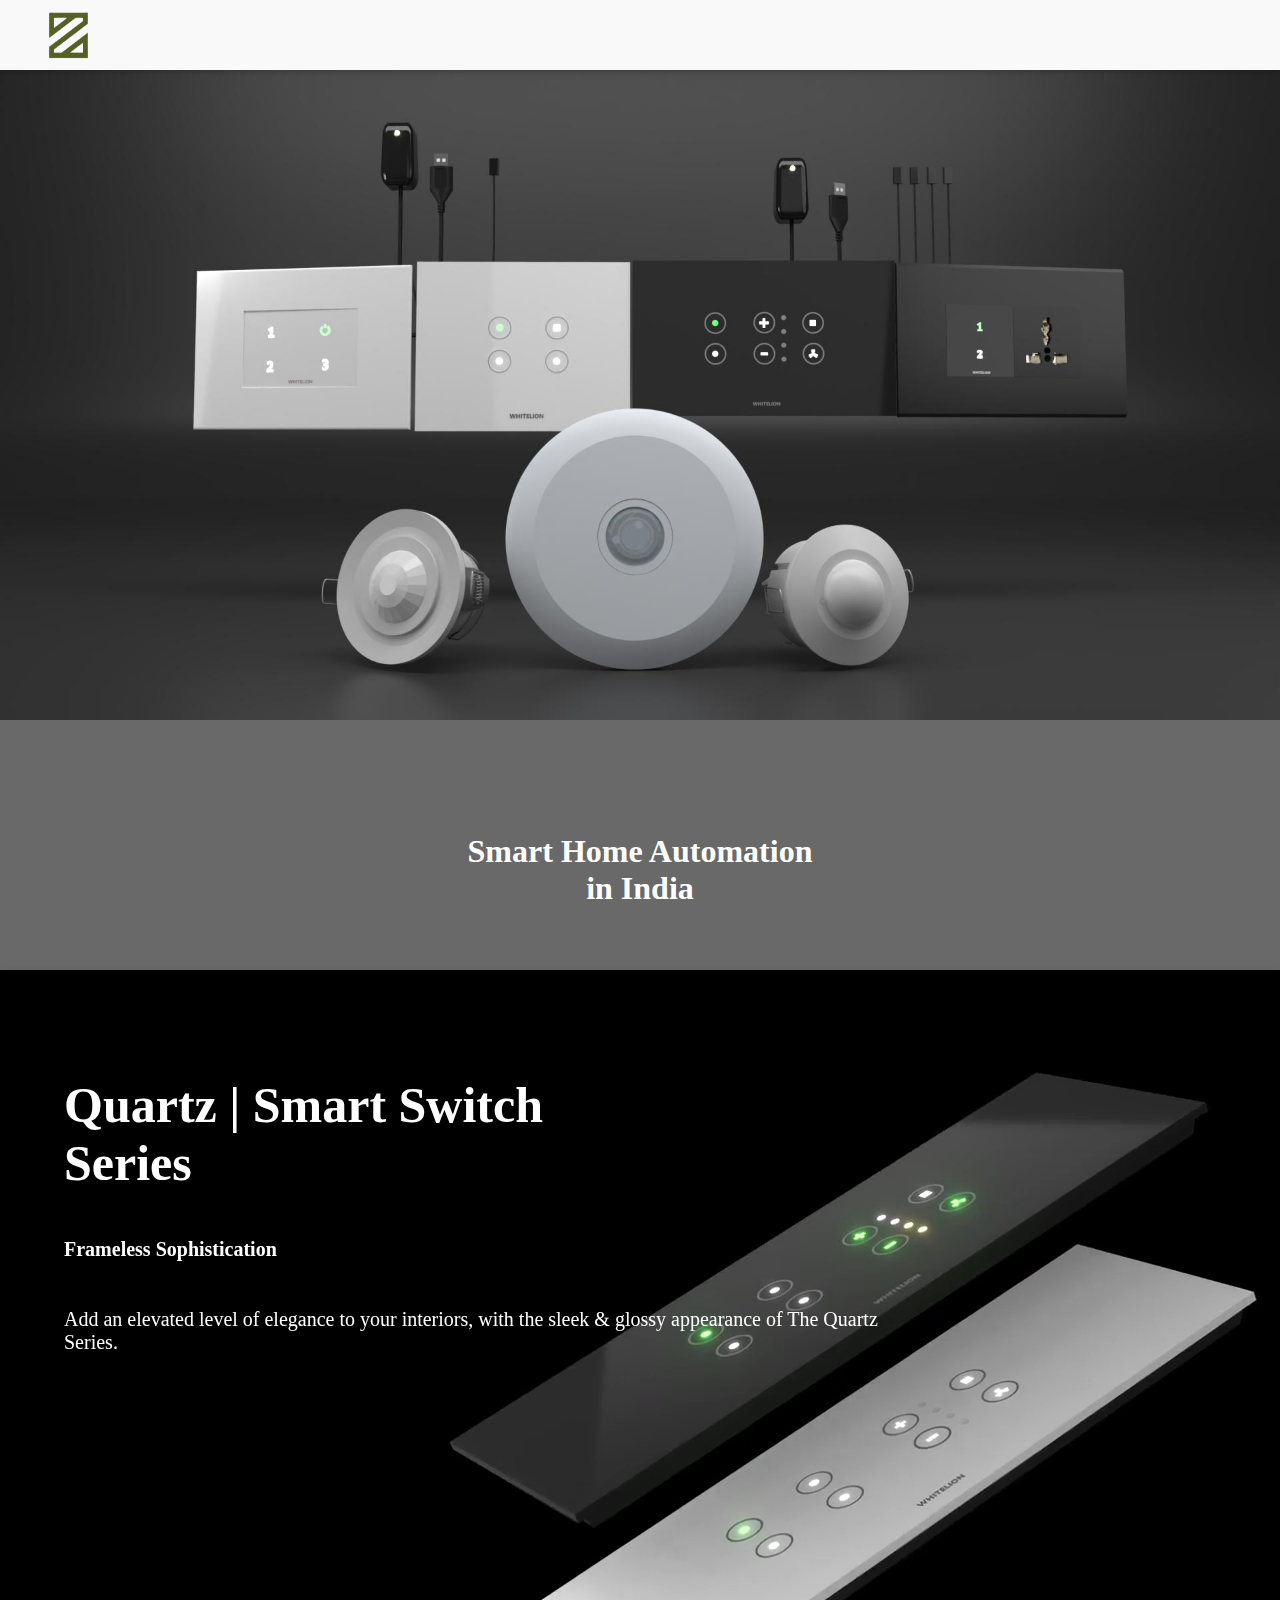
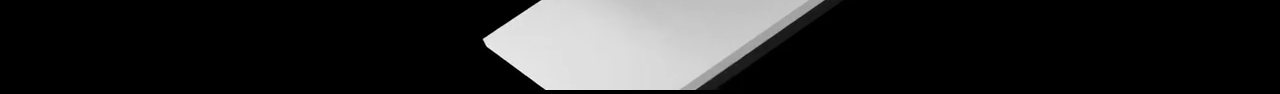
<file: HTML/index.html>
<!DOCTYPE html>
<html lang="en">
<head>
    <meta charset="UTF-8">
    <meta name="viewport" content="width=device-width, initial-scale=1.0">
    <title>Index Page</title>
    <link rel="stylesheet" href="index.css">
    <script src="index.js" defer></script>
</head>
<body>
    <nav class="navbar">
        <img src="./logo.png" alt="Logo" class="logo">
        <ul>
            <li><a href="index.html">HOME</a></li>
            <li><a href="About.html">WORk</a></li>
            <li><a href="Contact.html">LOGOZONE</a></li>
            <li><a href="login.html">CONTACT</a></li>

        </ul>
    </nav>

    <img src="./home.jpg" alt="Home Image" class="main-image">

    <div class="nk">
        <h1>Smart Home Automation<br>in India</h1>
    </div>

    <!-- <img src="./dk.avif" alt="Another Image" class="secondary-image"> -->

    <div class="video-container">
        <video id="videoPlayer" muted loop>
            <source src="home.mp4" type="video/mp4">
        </video>

        <div class="overlay">
            <h1>Quartz | Smart Switch <br> Series</h1>
            <h6>Frameless Sophistication</h6>
            <p>Add an elevated level of elegance to your interiors, with the sleek &amp; glossy appearance of The Quartz <br> Series.</p>
        </div>
    </div>
</body>
</html>
</file>
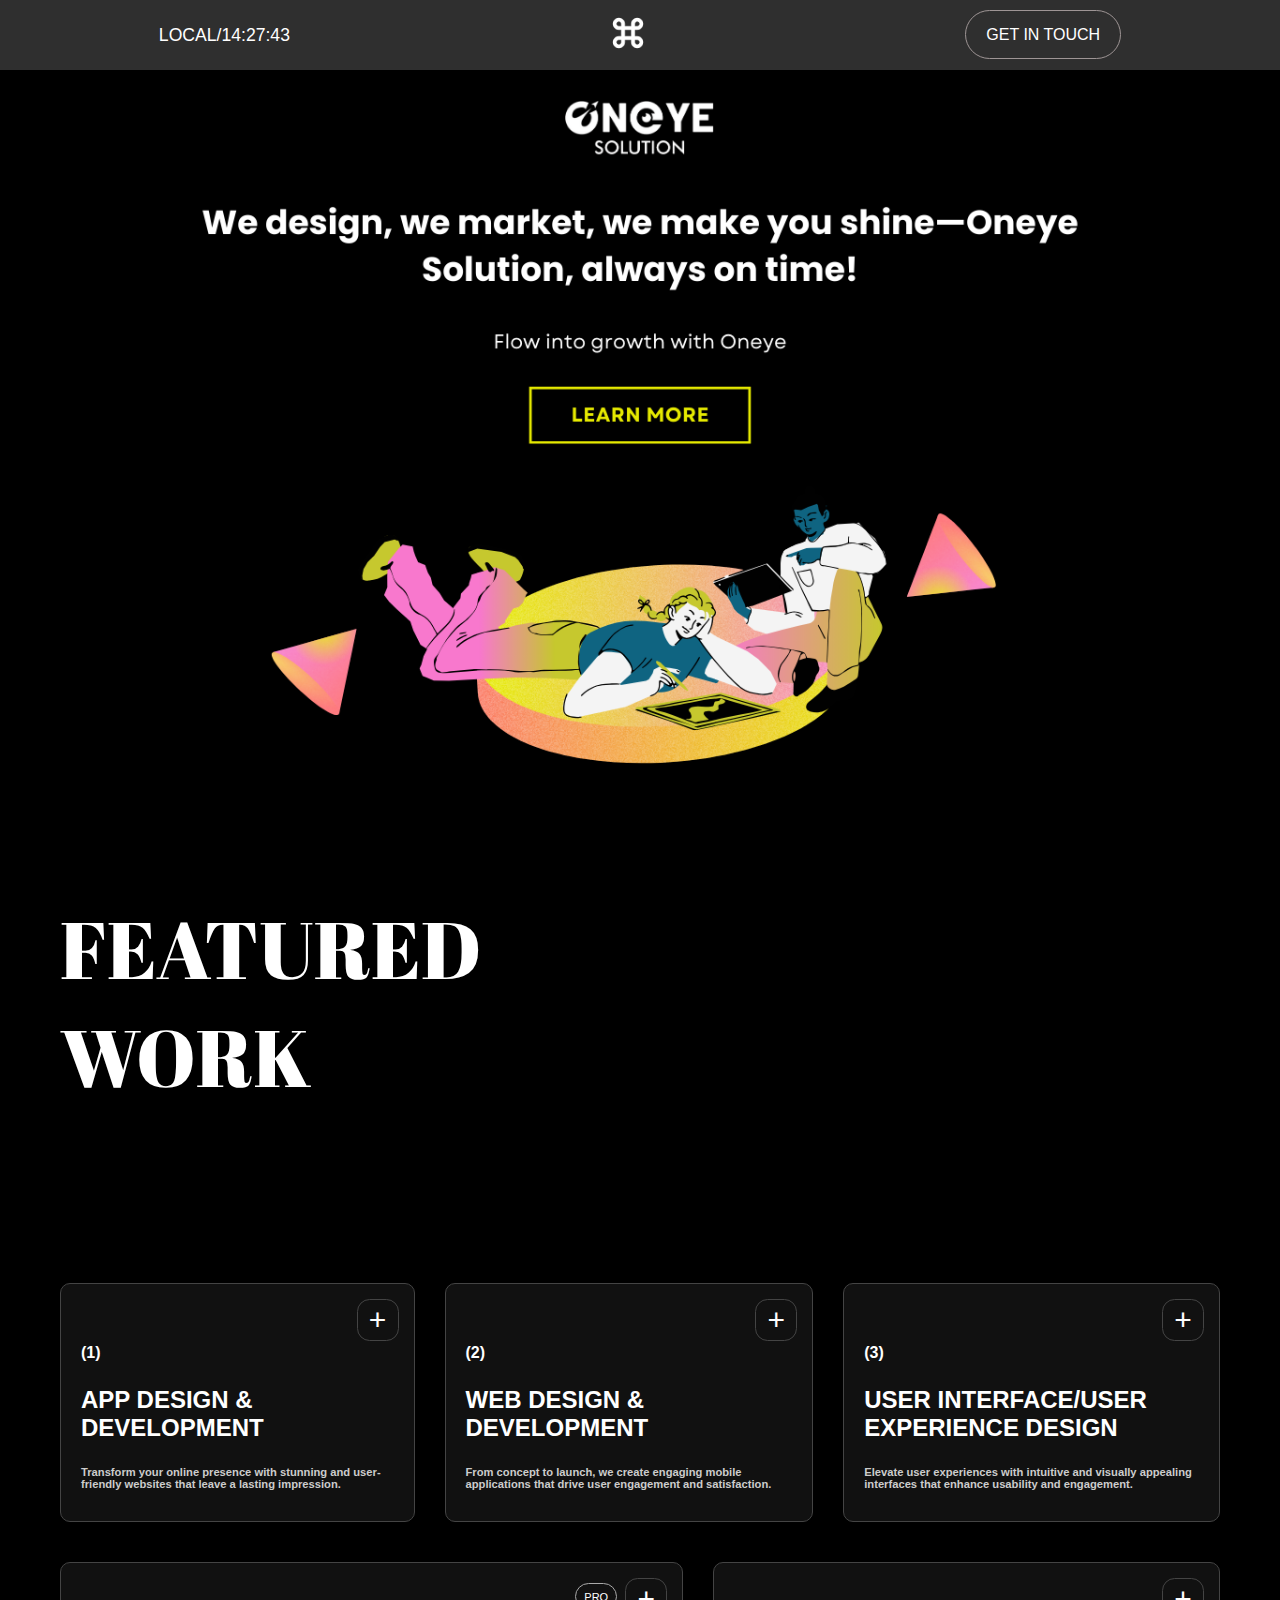
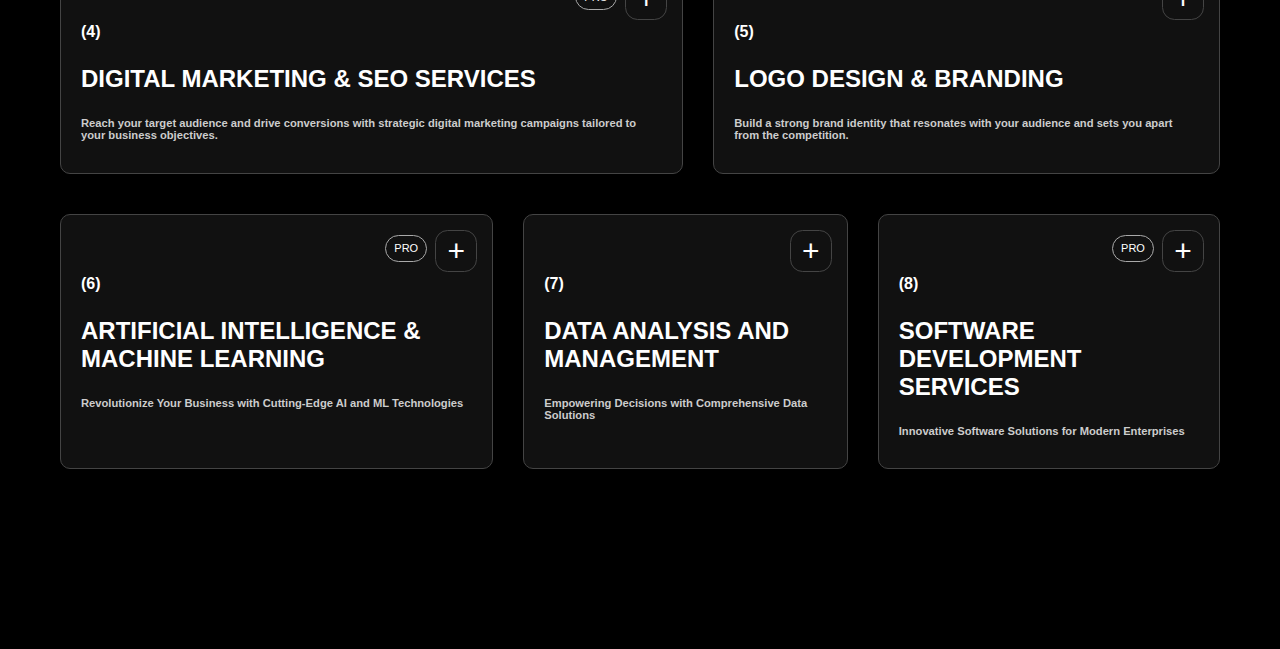
<file: html_pro/index.html>
<!DOCTYPE html>
<html lang="en">
<head>
    <meta charset="UTF-8">
    <meta name="viewport" content="width=device-width, initial-scale=1.0">
    <meta name="description" content="Zenithfusion - Freelance Design Studio.">
    <meta name="keywords" content="Zenithfusion, Freelance, Design, Portfolio">
    <title>One Eye Solution</title>
    <link rel="preconnect" href="https://fonts.googleapis.com">
    <link rel="preconnect" href="https://fonts.gstatic.com" crossorigin>
    <link href="https://fonts.googleapis.com/css2?family=Abril+Fatface&display=swap" rel="stylesheet">
    <link rel="stylesheet" href="index.css">
    <script src="index.js" defer></script>
</head>
<body>
    <header class="navbar">
        <div class="menu-toggle">
            <div id="clock">--:--:--</div>
        </div>

        <div class="menu-toggle">
            <img src="image/Home_icon.png" alt="Toggle navigation menu" id="navToggle">
        </div>
        <div class="menu-toggle">
            <a href="contact.html" class="contactbutton">GET IN TOUCH</a>

        </div>

        <nav class="full-page-navbar" id="fullPageNav">
            <div class="navbar-manu">
                <ul>
                <li><a href="index.html" aria-current="page">HOME</a></li>
                <li><a href="work.html">WORK</a></li>
                <li><a href="logozone.html">LOGOZONE</a></li>
                <li><a href="contact.html">CONTACT</a></li>
                </ul>
            </div>
            <button class="close-btn" id="closeNav" type="button">&times;</button>
        </nav>
    </header>

    <main>
        <div class="imglogo">
            <img src="./image/oneye_solution.png" alt="Zenithfusion-img-page" class="homeimg_page">
        </div>
    </main>
    <div class="services-lap"> <h1 class="title">FEATURED <br> WORK</h1></div>
    <section class="services">
        <div class="service-pro">
            <div class="service-card" id="fullPage">
                <div class="icon" id="serviceicon">+</div>
                <div class="service-menu">(1)</div>
                <h3>APP DESIGN &amp; DEVELOPMENT</h3>
                <p>Transform your online presence with stunning and user-friendly websites that leave a lasting impression.</p>
                    <div class="full-page-service">
                        <h4>MOBILE APP DESIGN</h4>
                        <p>Crafting sleek, user-friendly mobile experiences.</p>
                        <img src="./image/application_dev.jpeg" alt="application_dev">
                        <div class="services-close-btn" type="button">&times;</div>
                    </div>
            </div>
            <div class="service-card">
                <div class="icon">+</div>
                <div class="service-menu">(2)</div>
                <h3>WEB DESIGN &amp; DEVELOPMENT</h3>
                <p>From concept to launch, we create engaging mobile applications that drive user engagement and satisfaction.</p>
                    <div class="full-page-service">
                        <h4> Web Design</h4>
                        <p>Creating visually captivating and functional websites.</p>
                        <img src="./image/web_design.jpeg" alt="web_design">
                        <div class="services-close-btn" type="button">&times;</div>
                    </div>
            </div>
            <div class="service-card">
                <div class="icon">+</div>
                <div class="service-menu">(3)</div>
                <h3>USER INTERFACE/USER EXPERIENCE DESIGN</h3>
                <p>Elevate user experiences with intuitive and visually appealing interfaces that enhance usability and engagement.</p>
                    <div class="full-page-service">
                        <h4>UI/UX DESIGN</h4>
                        <p>Enhancing user experience with intuitive design.</p>
                        <img src="./image/user_interface.jpeg" alt="user_interface">
                        <div class="services-close-btn" type="button">&times;</div>
                    </div>
            </div>
        </div>
        <div class="service-pro">
            <div class="service-card">
                <div class="icon">+</div>
                <div class="service-menu">(4)</div>
                <h3>DIGITAL MARKETING &amp; SEO SERVICES</h3>
                <p>Reach your target audience and drive conversions with strategic digital marketing campaigns tailored to your business objectives.</p>
                <div class="a1">PRO</div>
                    <div class="full-page-service">
                        <h4>Digital Marketin &amp; SEO</h4>
                        <p>Driving growth with targeted online strategies.</p>
                        <img src="./image/seo.jpeg" alt="seo service">
                        <div class="services-close-btn" type="button">&times;</div>
                    </div>
            </div>
            <div class="service-card">
                <div class="icon">+</div>
                <div class="service-menu">(5)</div>
                <h3>LOGO DESIGN &amp; BRANDING</h3>
                <p>Build a strong brand identity that resonates with your audience and sets you apart from the competition.</p>
                    <div class="full-page-service">
                        <h4>logo &amp; branding</h4>
                        <p>Building strong brand identities with impactful designs.</p>
                        <img src="./image/logo_designe.jpeg" alt="logo_designe">
                        <div class="services-close-btn" type="button">&times;</div>
                    </div>
            </div>
        </div>
        <div class="service-pro">
            <div class="service-card">
                <div class="icon">+</div>
                <div class="service-menu">(6)</div>
                <h3>ARTIFICIAL INTELLIGENCE &amp; MACHINE LEARNING</h3>
                <p>Revolutionize Your Business with Cutting-Edge AI and ML Technologies</p>
                <div class="a1">PRO</div>
                    <div class="full-page-service">
                        <h4>Artificial inteligence &amp; machine learning</h4>
                        <p>Revolutionize Your Business with Cutting-Edge AI and ML Technologies</p>
                        <img src="./image/ai_ml.jpeg" alt="ai_ml">
                        <div class="services-close-btn" type="button">&times;</div>
                    </div>
            </div>
            <div class="service-card">
                <div class="icon">+</div>
                <div class="service-menu">(7)</div>
                <h3>DATA ANALYSIS AND MANAGEMENT</h3>
                <p>Empowering Decisions with Comprehensive Data Solutions</p>
                    <div class="full-page-service">
                        <h4>Data Analysis and Management</h4>
                        <p>Empowering Decisions with Comprehensive Data Solutions</p>
                        <img src="./image/data_analysis.jpeg" alt="data_analysis">
                        <div class="services-close-btn" type="button">&times;</div>
                    </div>
            </div>
            <div class="service-card">
                <div class="icon">+</div>
                <div class="service-menu">(8)</div>
                <h3>SOFTWARE DEVELOPMENT SERVICES</h3>
                <p>Innovative Software Solutions for Modern Enterprises</p>
                <div class="a1">PRO</div>
                    <div class="full-page-service">
                        <h4>Software Developmen Services</h4>
                        <p>Innovative Software Solutions for Modern Enterprises</p>
                        <img src="./image/application_dev.jpeg" alt="appealing">
                        <div class="services-close-btn" type="button">&times;</div>
                    </div>
            </div>
        </div>
    </section>
    <div class="work-container">
    </div>

</body>
</html>
</file>
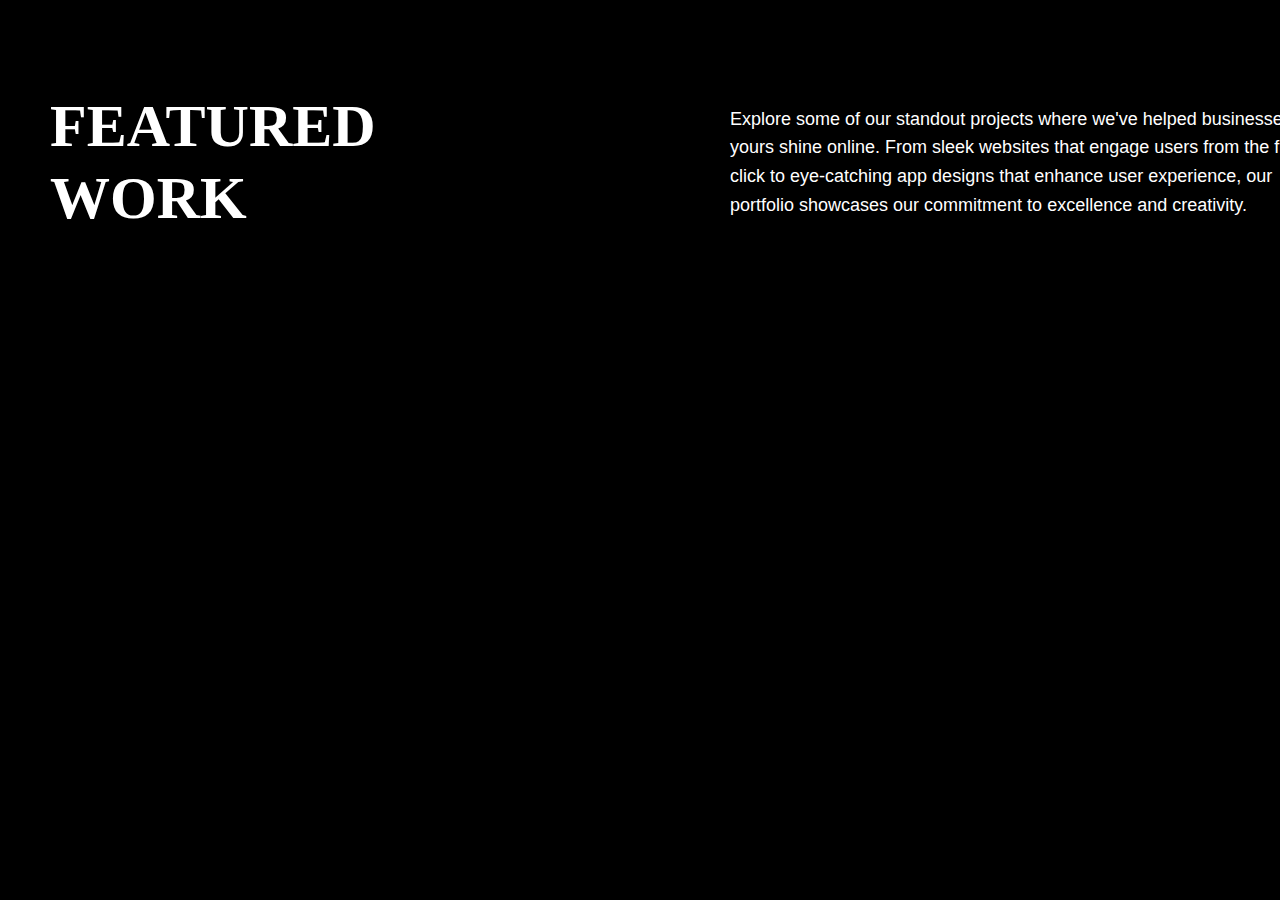
<file: html_pro/1.html>
<!DOCTYPE html>
<html lang="en">
<head>
    <meta charset="UTF-8">
    <meta name="viewport" content="width=device-width, initial-scale=1.0">
    <title>Featured Work</title>
    <link rel="stylesheet" href="styles.css">
</head>
<body>
    <section class="featured-work">
        <div class="text-container">
            <h1 class="title">FEATURED <br> WORK</h1>
            <p class="description">
                Explore some of our standout projects where we've helped businesses like yours shine online. 
                From sleek websites that engage users from the first click to eye-catching app designs that 
                enhance user experience, our portfolio showcases our commitment to excellence and creativity.
            </p>
        </div>
    </section>
</body>
</html>
</file>
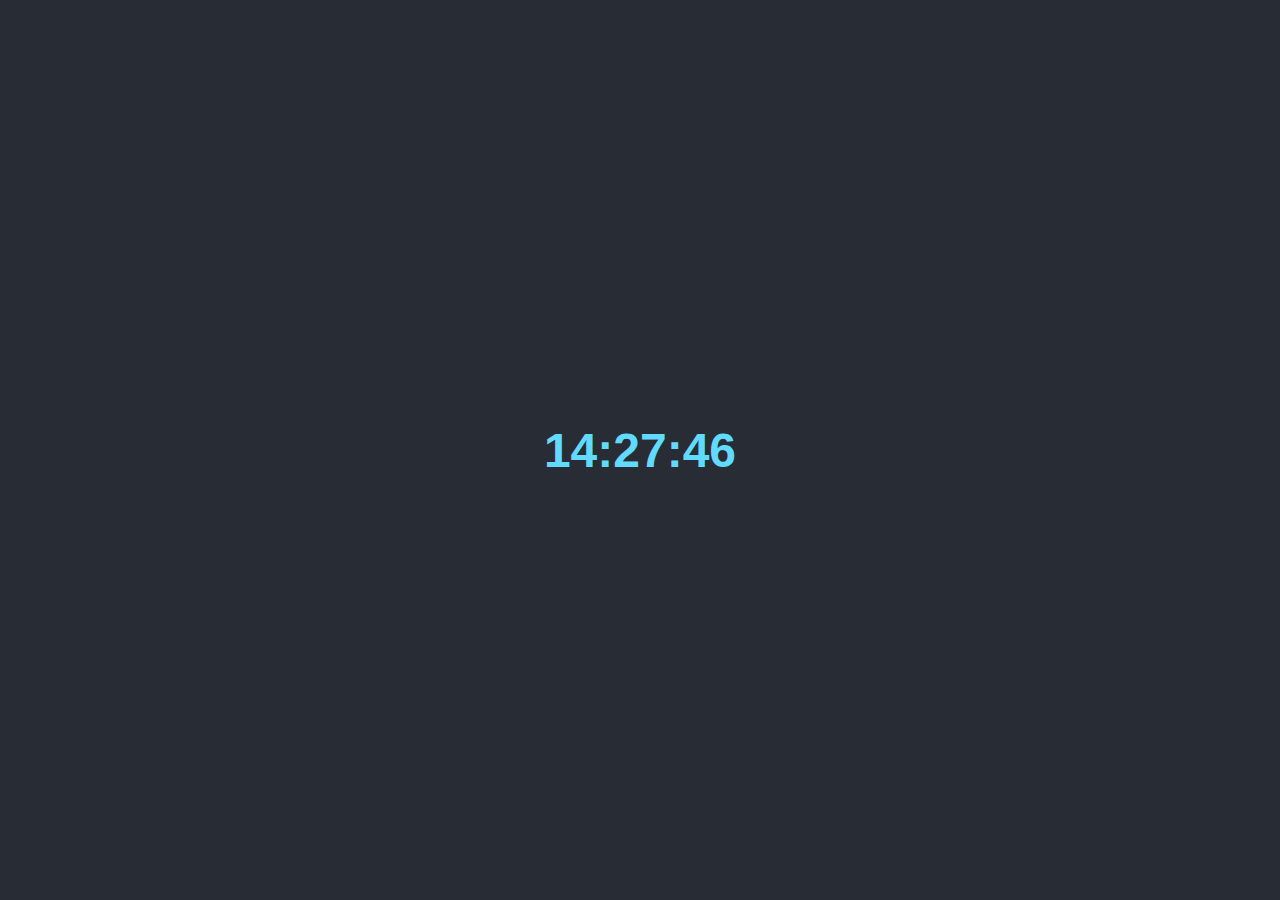
<file: html_pro/temp.html>
<!DOCTYPE html>
<html lang="en">
<head>
    <meta charset="UTF-8">
    <meta name="viewport" content="width=device-width, initial-scale=1.0">
    <title>Real-Time Clock</title>
    <style>
        body {
            display: flex;
            justify-content: center;
            align-items: center;
            height: 100vh;
            margin: 0;
            background-color: #282c34;
            color: #61dafb;
            font-family: Arial, sans-serif;
            font-size: 2rem;
        }
        #clock {
            font-size: 3rem;
            font-weight: bold;
        }
    </style>
</head>
<body>
    <div id="clock">--:--:--</div>
    <script>
        function updateClock() {    
            const now = new Date();
            const hours = String(now.getHours()).padStart(2, '0');
            const minutes = String(now.getMinutes()).padStart(2, '0');
            const seconds = String(now.getSeconds()).padStart(2, '0');
            const timeString = `${hours}:${minutes}:${seconds}`;
            document.getElementById('clock').textContent = timeString;
        }

        // Update the clock every second
        setInterval(updateClock, 1000);

        // Initialize the clock immediately on page load
        updateClock();
    </script>
</body>
</html>
</file>
<file: HTML/index.css>
body {
    margin: 0px;
    background-color: dimgray;
    box-sizing: border-box;
}

.navbar {
    position: fixed;
    height: 70px;
    width: 100%;
    list-style: none;
    background-color: #f9f9f9;
    margin: 0;
    font-size: 20px;
    padding-left: 0;
    display: flex;
    justify-content: space-between;
    box-shadow: 0 2px 5px rgba(0, 0, 0, 0.2);
    z-index: 1000;
}

ul {
    list-style: none;
    display: flex;
    justify-content: space-between;
    align-items: center;
}

li a {
    padding-left: 20px;
    color: #566129;
    text-decoration: none;
}

li a:hover {
    color: black;
    text-decoration: underline;
}

.logo {
    width: 135px;
    height: 50px;
    padding-top: 10px;
}

.main-image, .secondary-image {
    width: 100%;
    display: block;
}

.nk {
    margin: 0;
    color: white;
    height: 200px;
    padding-top: 50px;
    display: flex;
    flex-direction: column;
    align-items: center;
    justify-content: center;
    text-align: center;
}

.video-container {
    position: relative;
    width: 100%;
    margin: 0px;
    box-shadow: 0 4px 10px rgba(0, 0, 0, 0.2);
    overflow: hidden;
    background: #000;
    
}

.video-container video {
    width: 100%;
    /* display: block; */
    
}

.video-container .overlay {
    position: absolute;
    top: 10%;
    left: 5%;
    color: white;  
    flex-direction: column;   
    z-index: 2;
    padding-top: 0px;
}

.video-container .overlay h1 {
    font-size:50px;
    padding: 0px;
   
}

.video-container .overlay h6 {
    font-size: 20px;
    padding: 0px;
}

.video-container .overlay p {
    font-size: 20px;
    line-height: normal;
    padding: 0px; 
} 



@media only screen and (max-width: 2500px) {
    .navbar ul{
        display: none;
    }
}
</file>
<file: html_pro/index.css>
body {
    margin: 0;
    background-color: black;
    color: white;
    /* box-sizing: border-box; */
    font-family: Arial, sans-serif;
}

.navbar {
    display: flex;
    justify-content: space-around;
    align-items: center;
    height: 70px;
    background-color: #2F2F2F;
    top: 0;
    left: 0;
    z-index: 1000;
}

.menu-toggle img {
    width: 40px;
    align-items: center;
    cursor: pointer;
    transition: transform 0.3s ease;
}

.menu-toggle img:hover {
    transform: rotate(45deg);
}
.full-page-navbar {
    position: fixed;
    top: 0;
    left: 0;
    width: 100vw;
    height: 100vh;
    background-color: black;
    color: white;
    display: none;
    flex-direction: column;
    justify-content: center;
    align-items: center;
    z-index: 1000;
    transition: opacity 0.5s ease;
    opacity: 0;
  }


.full-page-navbar.active {
    display: flex; 
    opacity: 1;
}

.full-page-navbar ul {
    list-style: none;
    text-align: center;
    /* padding: 0; */
}
.full-page-navbar li{
    text-align: center;
}

.full-page-navbar a {
    color: white;
    text-decoration: none;
    font-weight: bolder;
    font-size: 5.5rem;
}
.full-page-navbar a{
    position: relative;
    display: inline-block;
    color: #FFF;
    text-decoration: none;
    padding: 10px 15px;
}
  
.full-page-navbar a:before,
.full-page-navbar a:after {
    position: absolute;
    opacity: 0.7;
    height: 2px;
    width: 0;
    content: '';
    background: #FFF;
    transition: all 0.9s;
}
  
.full-page-navbar a:before {
    bottom: 0;
    left: 0;
}
  
.full-page-navbar a:after { 
    top: 0;
    right: 0;
}
.full-page-navbar a:hover:before,
.full-page-navbar a:hover:after {
    width: 50%;
}
  
.contactbutton {
    text-decoration: none;
    font-size: 1.2  rem;
    padding: 15px 20px;
    background-color: #2F2F2f;
    border: 1px solid #9e9595;
    height: 60%;
    color: #fff;
    border-radius: 30px;
    cursor: pointer;
    transition: all 0.3s ease-in-out;
}

.contactbutton:hover{
    background-color: white;
    color: #111;
}

  
.close-btn {
    position: absolute;
    top: 10px;
    font-size: 2.1rem;
    width: 40px;
    height: 50px;
    background: none;
    border: 1px solid #9e9595;
    border-radius: 50px;
    color: darkgray;
    cursor: pointer;
  }
.close-btn:hover{
    color: #9e9595;
    background-color: #fff;
}  

#clock {
    font-size: 1.1rem;
    font-weight: normal;
    color: white;
    display: block;
}

@keyframes rotation {
    from {
        transform: rotate(0deg);
    }
    to {
        transform: rotate(45deg);
    }
}


.homeimg_page{
    width: 100%;
}

h1{
    margin-top: 40px;
    font-family: "Abril Fatface", sans-serif;
    font-weight: normal;
    font-size: 5rem;
}

.services-lap{
    display: flex;
    /* flex-direction: row; */
    align-items: center;
    padding: 60px;
    justify-content:space-between;
    width: 70%;
}
.services {
    display: inline-block;   
    padding: 40px;
}
.service-pro{
    display: flex;
    padding: 20px;
    gap: 30px;
}

.service-card {
    background-color: #111;
    padding: 20px;
    border-radius: 10px;
    box-sizing: border-box;
    display: inline;
    border: 1px solid #444;
    flex-direction: column;
    position: relative;
    transition: transform 0.3s ease, box-shadow 0.3s ease;
}
    

.service-menu{
    font-size: 1rem;
    font-weight: bold;
    padding-top: 40px;
}

.service-card h3 {
    font-size: 1.5rem;
    color: #fff;
}

.service-card p {
    font-size: 0.7rem;
    font-weight: bold;
    color: #ccc;
} 

.icon {
    position: absolute;
    top: 15px;
    right: 15px;
    width: 40px;
    height: 40px;
    background-color: #111;
    border: 1px solid #444;
    border-radius: 30%;
    font-size: 30px;
    color: #fff;
    display: flex;
    justify-content: center;
    align-items: center;
    cursor: pointer;
    transition: transform 0.4s ease-in-out, background-color 0.3s ease;
}
.service-card .icon:hover {
    transform: rotate(90deg); 
    background-color: white;
    color: rgb(39, 37, 40); 
}

.a1{
    position: absolute;
    top: 20px;
    right: 65px;
    width: 40px;
    height: 25px;
    color: white;
    border: 1px solid darkgray;
    display: flex;
    justify-content: center;
    align-items: center;
    border-radius: 20px;
    font-size: 11px;
    cursor: pointer;
    
}
.full-page-service {
    display: none;
    position: fixed;
    width: 100vw;
    height: 50vh;
    top: 50%;
    left: 50%;
    transform: translate(-50%, -50%);
    width: 80%;
    max-width: 600px;
    background: #111;
    color: white;
    padding: 20px;
    border-radius: 10px;
    z-index: 1000;
    text-align: center;
}

/* .full-page-service{   
    position: fixed;
    top: 0;
    left: 0;
    width: 100vw;
    height: 100vh;
    background-color: white;
    color: white;
    display: none;
    flex-direction: column;
    justify-content: center;
    align-items: center;
    z-index: 1000;
    transition: opacity 0.5s ease;
    opacity: 0;
} */
.full-page-service.show {
    display: block;
}

/* .full-page-service .active {
    display: flex; 
    opacity: 1;
} */

.full-page-service img{
    width: 120px;
}

.icon:focus,
.icon:hover {
    transform: rotate(90deg); 
    border: 2px solid #444;
    background-color: white;
    color: rgb(39, 37, 40); 
}
/* 
.services-close-btn {
    position: absolute;
    top: 10px;
    right: 20px;
    font-size: 24px;
    cursor: pointer;
    color: white;
    background: none;
    border: none;
} */

.services-close-btn{
    position: absolute;
    top: 15px;
    right: 15px;
    width: 40px;
    height: 40px;
    background-color: #111;
    border: 1px solid #444;
    border-radius: 30%;
    font-size: 30px;
    color: #fff;
    display: flex;
    justify-content: center;
    align-items: center;
    cursor: pointer;
    transition: transform 0.4s ease-in-out, background-color 0.3s ease;
}

.services-close-btn:hover{
    transform: rotate(90deg);
    background-color: white;
    color: rgb(39, 37, 40); 
}

@media screen and (max-width: 765px) {
    .navbar {
        padding: 10px;
    }

    .menu-toggle img {
        width: 35px;
    }

    .full-page-navbar ul li {
        font-size: 50px;
    }

    .logo-img {
        width: 100px;
    }
}

.work-container {
    display: flex;
    /* flex-direction: row; */
    align-items: center;
    padding: 60px;
    justify-content:space-between;
    width: 90%;
}
</file>
<file: html_pro/styles.css>
body {
    margin: 0;
    padding: 0;
    background-color: black;
    color: white;
    font-family: Arial, sans-serif;
}

.featured-work {
    display: flex;
    align-items: center;
    justify-content: space-between;
    padding: 50px;
    width: 100%;
}

.text-container {
    display: flex;
    flex-direction: row;
    align-items: center;
    justify-content: space-between;
    width: 100%;
}

.title {
    font-size: 60px;
    font-weight: bold;
    font-family: 'Abril Fatface', serif;
    text-transform: uppercase;
    line-height: 1.2;
}
.description {
    max-width: 600px;
    font-size: 18px;
    line-height: 1.6;
}
</file>
